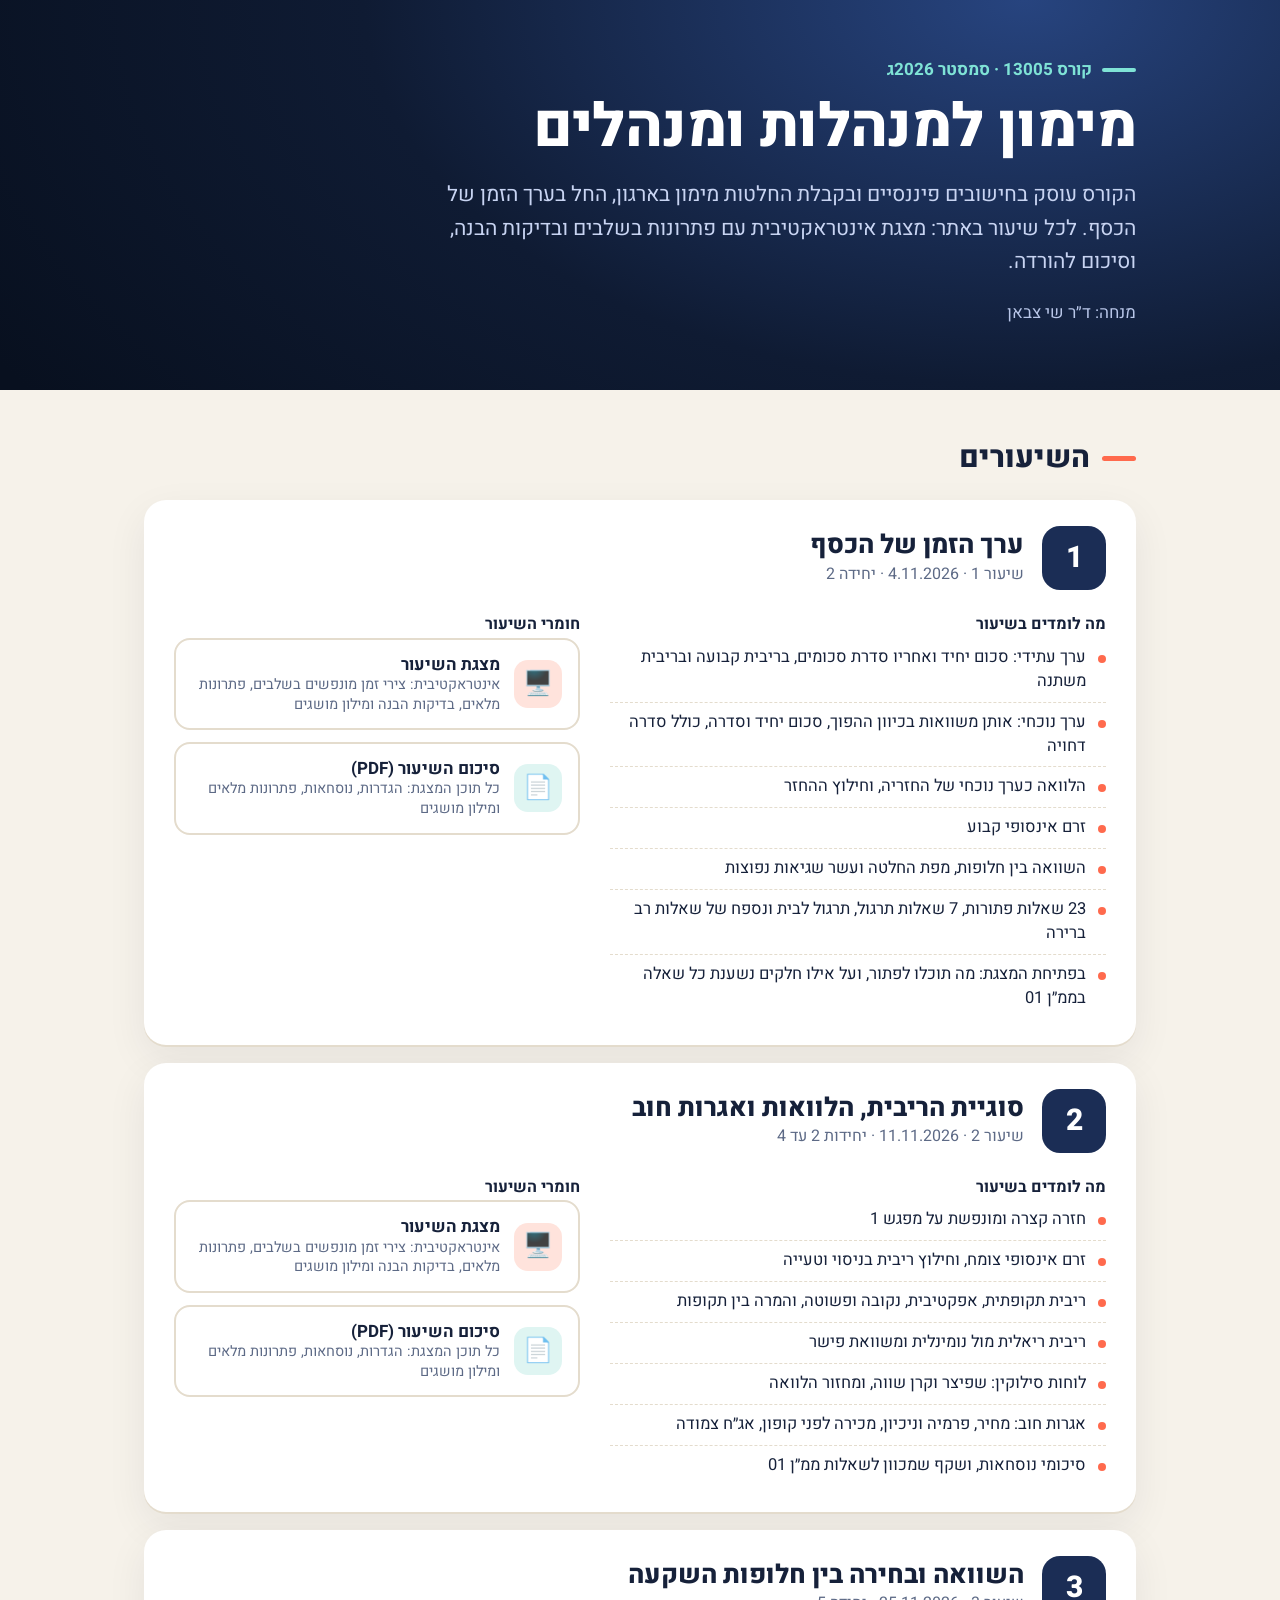
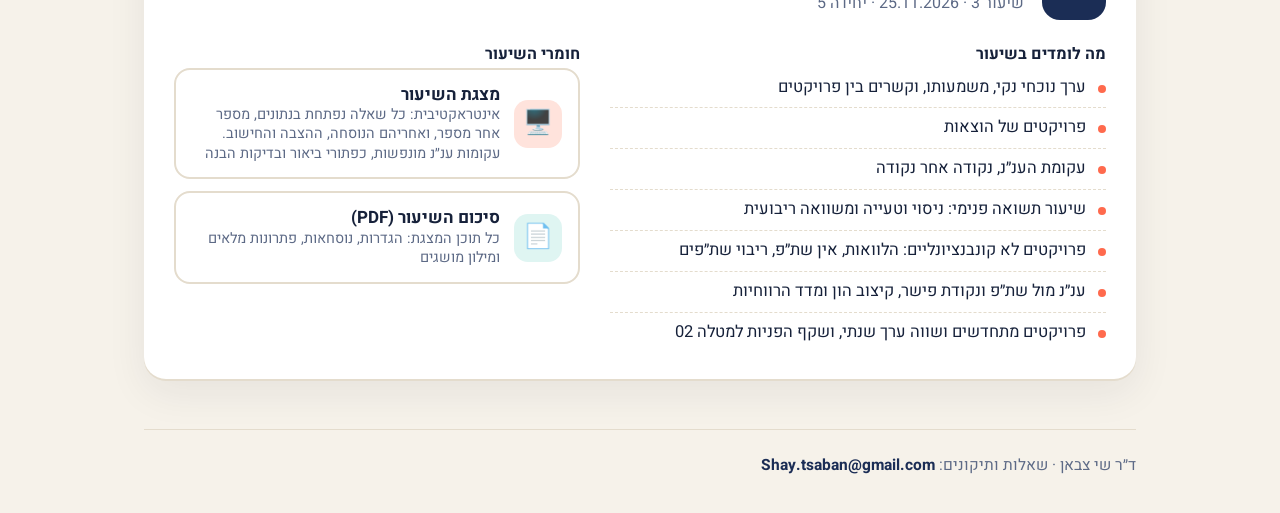
<file: index.html>
<!doctype html>
<html lang="he" dir="rtl">
<head>
<meta charset="utf-8">
<meta name="viewport" content="width=device-width,initial-scale=1">
<title>מימון למנהלות ומנהלים | אתר הקורס</title>
<meta name="description" content="אתר הקורס מימון למנהלות ומנהלים: מצגות אינטראקטיביות וסיכומים של כל שיעור.">
<link rel="stylesheet" href="assets/fonts.css">
<style>
:root{--ink:#16213a;--ink2:#2a3858;--mut:#5d6a86;--paper:#f6f2ea;--card:#fff;--line:#e4dccd;--coral:#ff6a4d;--navy:#0f1b33;--navy2:#1b2d55}
*{box-sizing:border-box;margin:0;padding:0}
html{-webkit-text-size-adjust:100%}
body{font-family:'Heebo','Segoe UI','Arial Hebrew',Arial,sans-serif;background:var(--paper);color:var(--ink);line-height:1.6;-webkit-font-smoothing:antialiased;overflow-wrap:break-word}
a{color:inherit;text-decoration:none}
.n{direction:ltr;unicode-bidi:isolate}
.wrap{max-width:1040px;margin:0 auto;padding:0 24px}
.hero{background:radial-gradient(1200px 700px at 80% 0%,#27447f 0%,var(--navy) 55%,#08101f 100%);color:#fff;padding:56px 0 64px}
.kick{font-size:17px;font-weight:700;color:#7fe3d6;display:flex;gap:10px;align-items:center}
.kick:before{content:"";flex:none;width:34px;height:4px;border-radius:4px;background:#7fe3d6}
h1{font-size:clamp(34px,6vw,60px);line-height:1.15;font-weight:800;letter-spacing:-.01em;margin-top:10px}
.lead{font-size:clamp(17px,2.4vw,21px);color:#c8d4f2;max-width:720px;margin-top:16px}
.meta{margin-top:20px;color:#b8c6e8;font-size:17px}
section.block{padding-top:44px}
h2.sec{font-size:30px;font-weight:800;display:flex;gap:12px;align-items:center}
h2.sec:before{content:"";flex:none;width:34px;height:5px;border-radius:5px;background:var(--coral)}
.lec{margin-top:18px;background:var(--card);border-radius:22px;box-shadow:0 2px 0 var(--line),0 14px 40px rgba(22,33,58,.07);overflow:hidden}
.lec-head{padding:26px 30px 8px;display:flex;gap:18px;align-items:center}
.lec-n{flex:none;width:64px;height:64px;border-radius:18px;background:var(--navy2);color:#fff;display:grid;place-items:center;font-size:30px;font-weight:800}
.lec-head h3{font-size:26px;line-height:1.25;font-weight:800}
.lec-head .sub{color:var(--mut);font-size:16px}
.soon{color:var(--mut);font-size:17px;line-height:1.5}
.draft{display:inline-block;background:#fff1c7;color:#8a5a00;border:1px solid #f0b429;border-radius:999px;font-size:13px;font-weight:800;padding:1px 10px;margin-right:6px;vertical-align:middle}
.soon+.links{margin-top:8px}
.lec-body{display:grid;grid-template-columns:1.1fr .9fr;gap:30px;padding:14px 30px 26px}
.lec-body h4,.learn{list-style:none}
.learn li{padding:8px 20px 8px 0;position:relative;border-bottom:1px dashed var(--line);font-size:16.5px;line-height:1.45}
.learn li:last-child{border:0}
.learn li:before{content:"";position:absolute;right:0;top:17px;width:8px;height:8px;border-radius:50%;background:var(--coral)}
.links{display:flex;flex-direction:column;gap:12px}
.lk{display:flex;gap:14px;align-items:center;border-radius:16px;padding:14px 16px;border:2px solid var(--line);background:#fff;transition:transform .15s,border-color .15s,box-shadow .15s}
.lk:hover{transform:translateY(-2px);border-color:var(--coral);box-shadow:0 8px 20px rgba(22,33,58,.1)}
.lk .e{flex:none;width:48px;height:48px;border-radius:14px;display:grid;place-items:center;font-size:24px}
.lk b{display:block;font-size:17px;line-height:1.25}
.lk .d{font-size:14.5px;color:var(--mut);line-height:1.35;display:block}
.lk.p .e{background:#ffe3dc}.lk.s .e{background:#dff5f2}
footer{margin-top:50px;padding:24px 0 34px;border-top:1px solid var(--line);color:var(--mut);font-size:15.5px}
footer a{color:var(--navy2);font-weight:700;direction:ltr;unicode-bidi:isolate;display:inline-block}
@media (max-width:760px){
 .wrap{padding:0 16px}
 .hero{padding:40px 0 44px}
 h2.sec{font-size:25px}
 .lec-head{padding:20px 18px 6px;gap:12px}
 .lec-n{width:50px;height:50px;font-size:24px;border-radius:14px}
 .lec-head h3{font-size:22px}
 .lec-body{grid-template-columns:minmax(0,1fr);gap:22px;padding:12px 18px 22px}
  }
</style>
</head>
<body>
<header class="hero"><div class="wrap">
<div class="kick"><span>קורס <span class="n">13005</span> · סמסטר <span class="n">2026</span>ג</span></div>
<h1>מימון למנהלות ומנהלים</h1>
<p class="lead">הקורס עוסק בחישובים פיננסיים ובקבלת החלטות מימון בארגון, החל בערך הזמן של הכסף. לכל שיעור באתר: מצגת אינטראקטיבית עם פתרונות בשלבים ובדיקות הבנה, וסיכום להורדה.</p>
<p class="meta">מנחה: ד״ר שי צבאן</p>
</div></header>
<main class="wrap">
<section class="block">
<h2 class="sec">השיעורים</h2>
<article class="lec" id="lesson-1">
<div class="lec-head"><div class="lec-n">1</div><div><h3>ערך הזמן של הכסף</h3><div class="sub">שיעור <span class="n">1</span> · <span class="n">4.11.2026</span> · יחידה <span class="n">2</span></div></div></div>
<div class="lec-body">
<div><h4>מה לומדים בשיעור</h4><ul class="learn">
<li>ערך עתידי: סכום יחיד ואחריו סדרת סכומים, בריבית קבועה ובריבית משתנה</li>
<li>ערך נוכחי: אותן משוואות בכיוון ההפוך, סכום יחיד וסדרה, כולל סדרה דחויה</li>
<li>הלוואה כערך נוכחי של החזריה, וחילוץ ההחזר</li>
<li>זרם אינסופי קבוע</li>
<li>השוואה בין חלופות, מפת החלטה ועשר שגיאות נפוצות</li>
<li><span class="n">23</span> שאלות פתורות, <span class="n">7</span> שאלות תרגול, תרגול לבית ונספח של שאלות רב ברירה</li>
<li>בפתיחת המצגת: מה תוכלו לפתור, ועל אילו חלקים נשענת כל שאלה בממ״ן <span class="n">01</span></li>
</ul></div>
<div><h4>חומרי השיעור</h4><div class="links">
<a class="lk p" href="lectures/lecture-1/presentation.html"><span class="e">🖥️</span><span><b>מצגת השיעור</b><span class="d">אינטראקטיבית: צירי זמן מונפשים בשלבים, פתרונות מלאים, בדיקות הבנה ומילון מושגים</span></span></a>
<a class="lk s" href="lectures/lecture-1/summary.pdf"><span class="e">📄</span><span><b>סיכום השיעור (PDF)</b><span class="d">כל תוכן המצגת: הגדרות, נוסחאות, פתרונות מלאים ומילון מושגים</span></span></a>
</div></div>
</div>
</article>
<article class="lec" id="lesson-2">
<div class="lec-head"><div class="lec-n">2</div><div><h3>סוגיית הריבית, הלוואות ואגרות חוב</h3><div class="sub">שיעור <span class="n">2</span> · <span class="n">11.11.2026</span> · יחידות <span class="n">2</span> עד <span class="n">4</span></div></div></div>
<div class="lec-body">
<div><h4>מה לומדים בשיעור</h4><ul class="learn">
<li>חזרה קצרה ומונפשת על מפגש <span class="n">1</span></li>
<li>זרם אינסופי צומח, וחילוץ ריבית בניסוי וטעייה</li>
<li>ריבית תקופתית, אפקטיבית, נקובה ופשוטה, והמרה בין תקופות</li>
<li>ריבית ריאלית מול נומינלית ומשוואת פישר</li>
<li>לוחות סילוקין: שפיצר וקרן שווה, ומחזור הלוואה</li>
<li>אגרות חוב: מחיר, פרמיה וניכיון, מכירה לפני קופון, אג״ח צמודה</li>
<li>סיכומי נוסחאות, ושקף שמכוון לשאלות ממ״ן <span class="n">01</span></li>
</ul></div>
<div><h4>חומרי השיעור</h4><div class="links">
<a class="lk p" href="lectures/lecture-2/presentation.html"><span class="e">🖥️</span><span><b>מצגת השיעור</b><span class="d">אינטראקטיבית: צירי זמן מונפשים בשלבים, פתרונות מלאים, בדיקות הבנה ומילון מושגים</span></span></a>
<a class="lk s" href="lectures/lecture-2/summary.pdf"><span class="e">📄</span><span><b>סיכום השיעור (PDF)</b><span class="d">כל תוכן המצגת: הגדרות, נוסחאות, פתרונות מלאים ומילון מושגים</span></span></a>
</div></div>
</div>
</article>
<article class="lec" id="lesson-3">
<div class="lec-head"><div class="lec-n">3</div><div><h3>השוואה ובחירה בין חלופות השקעה</h3><div class="sub">שיעור <span class="n">3</span> · <span class="n">25.11.2026</span> · יחידה <span class="n">5</span></div></div></div>
<div class="lec-body">
<div><h4>מה לומדים בשיעור</h4><ul class="learn">
<li>ערך נוכחי נקי, משמעותו, וקשרים בין פרויקטים</li>
<li>פרויקטים של הוצאות</li>
<li>עקומת הענ״נ, נקודה אחר נקודה</li>
<li>שיעור תשואה פנימי: ניסוי וטעייה ומשוואה ריבועית</li>
<li>פרויקטים לא קונבנציונליים: הלוואות, אין שת״פ, ריבוי שת״פים</li>
<li>ענ״נ מול שת״פ ונקודת פישר, קיצוב הון ומדד הרווחיות</li>
<li>פרויקטים מתחדשים ושווה ערך שנתי, ושקף הפניות למטלה <span class="n">02</span></li>
</ul></div>
<div><h4>חומרי השיעור</h4><div class="links">
<a class="lk p" href="lectures/lecture-3/presentation.html"><span class="e">🖥️</span><span><b>מצגת השיעור</b><span class="d">אינטראקטיבית: כל שאלה נפתחת בנתונים, מספר אחר מספר, ואחריהם הנוסחה, ההצבה והחישוב. עקומות ענ״נ מונפשות, כפתורי ביאור ובדיקות הבנה</span></span></a>
<a class="lk s" href="lectures/lecture-3/summary.pdf"><span class="e">📄</span><span><b>סיכום השיעור (PDF)</b><span class="d">כל תוכן המצגת: הגדרות, נוסחאות, פתרונות מלאים ומילון מושגים</span></span></a>
</div></div>
</div>
</article>
</section>
<footer>ד״ר שי צבאן · שאלות ותיקונים: <a href="mailto:Shay.tsaban@gmail.com">Shay.tsaban@gmail.com</a></footer>
</main>
</body>
</html>
</file>
<file: assets/fonts.css>
@font-face{font-family:'Heebo';font-weight:400;font-style:normal;src:url([data-uri]) format('woff2');unicode-range:U+0590-05FF,U+200C-2010,U+20AA,U+25CC,U+FB1D-FB4F}
@font-face{font-family:'Heebo';font-weight:700;font-style:normal;src:url([data-uri]) format('woff2');unicode-range:U+0590-05FF,U+200C-2010,U+20AA,U+25CC,U+FB1D-FB4F}
@font-face{font-family:'Heebo';font-weight:800;font-style:normal;src:url([data-uri]) format('woff2');unicode-range:U+0590-05FF,U+200C-2010,U+20AA,U+25CC,U+FB1D-FB4F}
@font-face{font-family:'Heebo';font-weight:400;font-style:normal;src:url([data-uri]) format('woff2');unicode-range:U+0000-00FF,U+0131,U+0152-0153,U+02BB-02BC,U+02C6,U+02DA,U+02DC,U+2000-206F,U+2074,U+20AC,U+2122,U+2191,U+2193,U+2212,U+2215,U+FEFF,U+FFFD}
@font-face{font-family:'Heebo';font-weight:700;font-style:normal;src:url([data-uri]) format('woff2');unicode-range:U+0000-00FF,U+0131,U+0152-0153,U+02BB-02BC,U+02C6,U+02DA,U+02DC,U+2000-206F,U+2074,U+20AC,U+2122,U+2191,U+2193,U+2212,U+2215,U+FEFF,U+FFFD}
@font-face{font-family:'Heebo';font-weight:800;font-style:normal;src:url([data-uri]) format('woff2');unicode-range:U+0000-00FF,U+0131,U+0152-0153,U+02BB-02BC,U+02C6,U+02DA,U+02DC,U+2000-206F,U+2074,U+20AC,U+2122,U+2191,U+2193,U+2212,U+2215,U+FEFF,U+FFFD}
</file>
